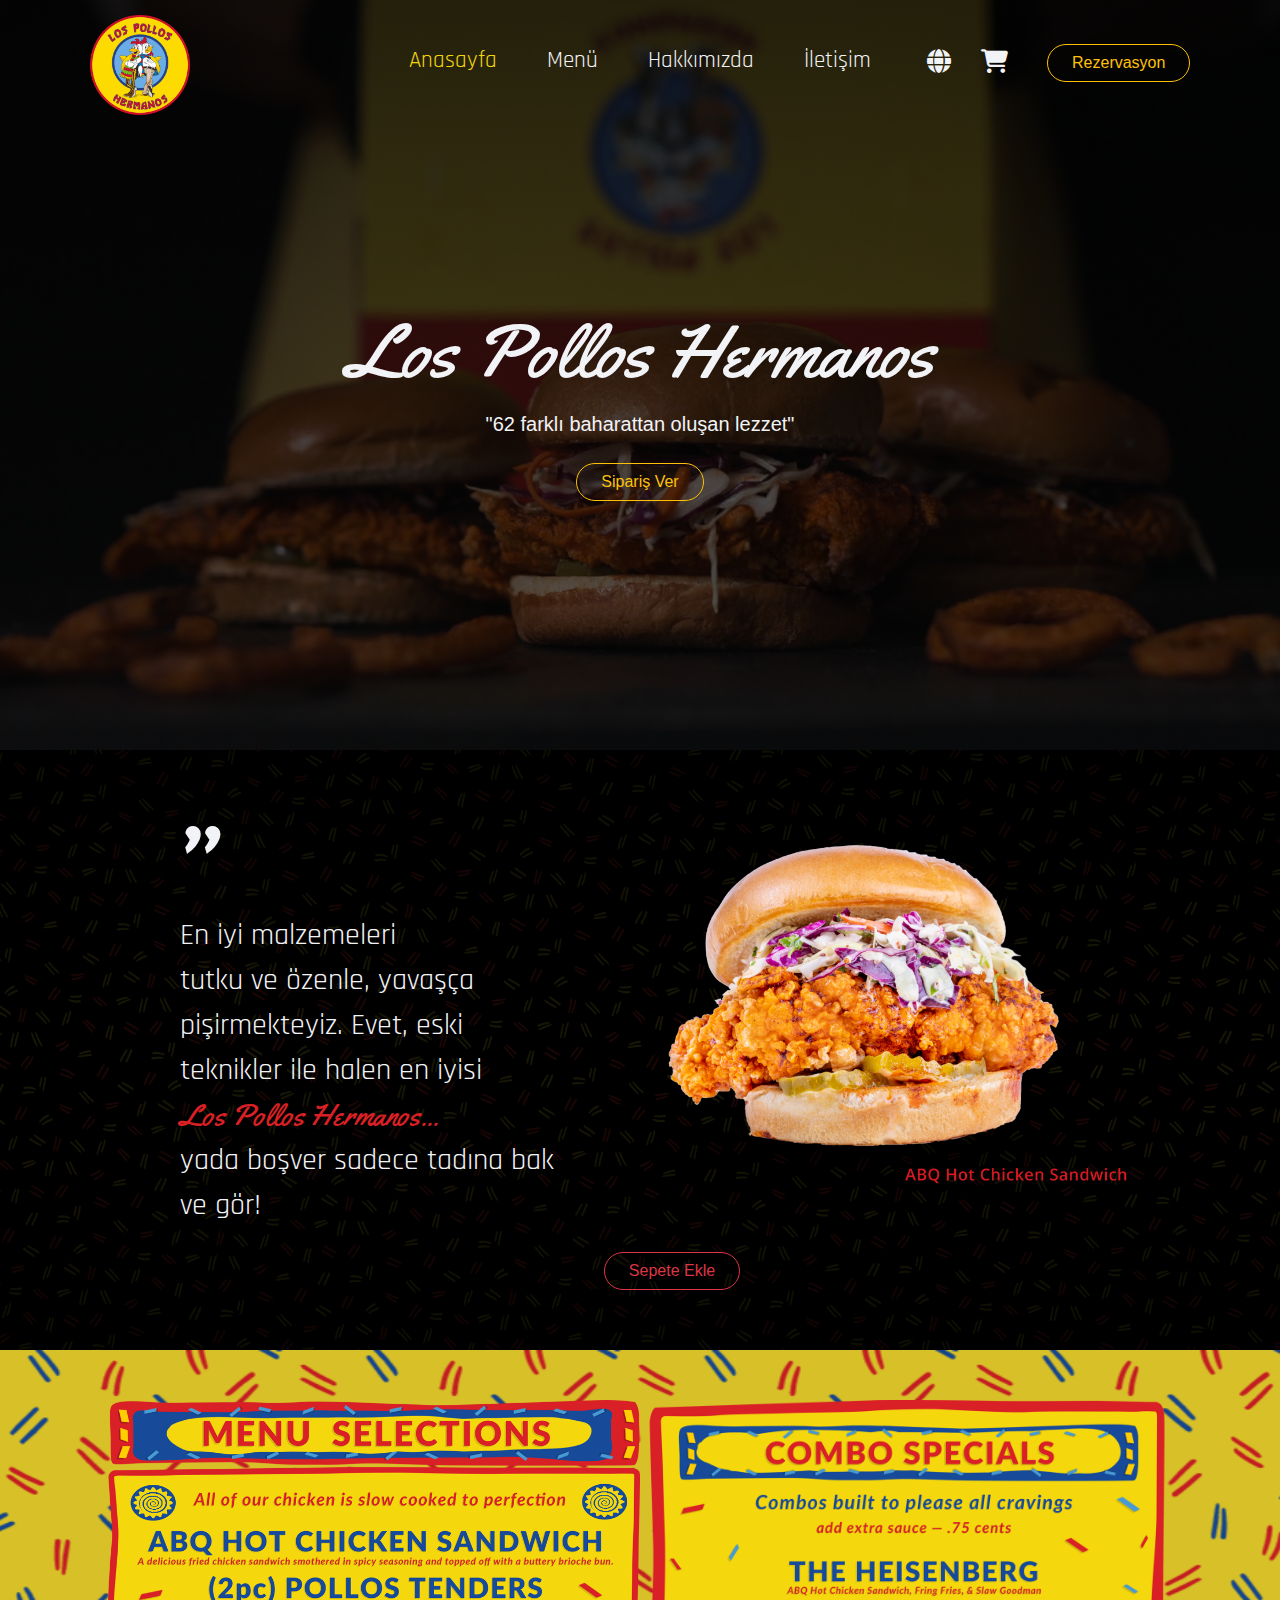
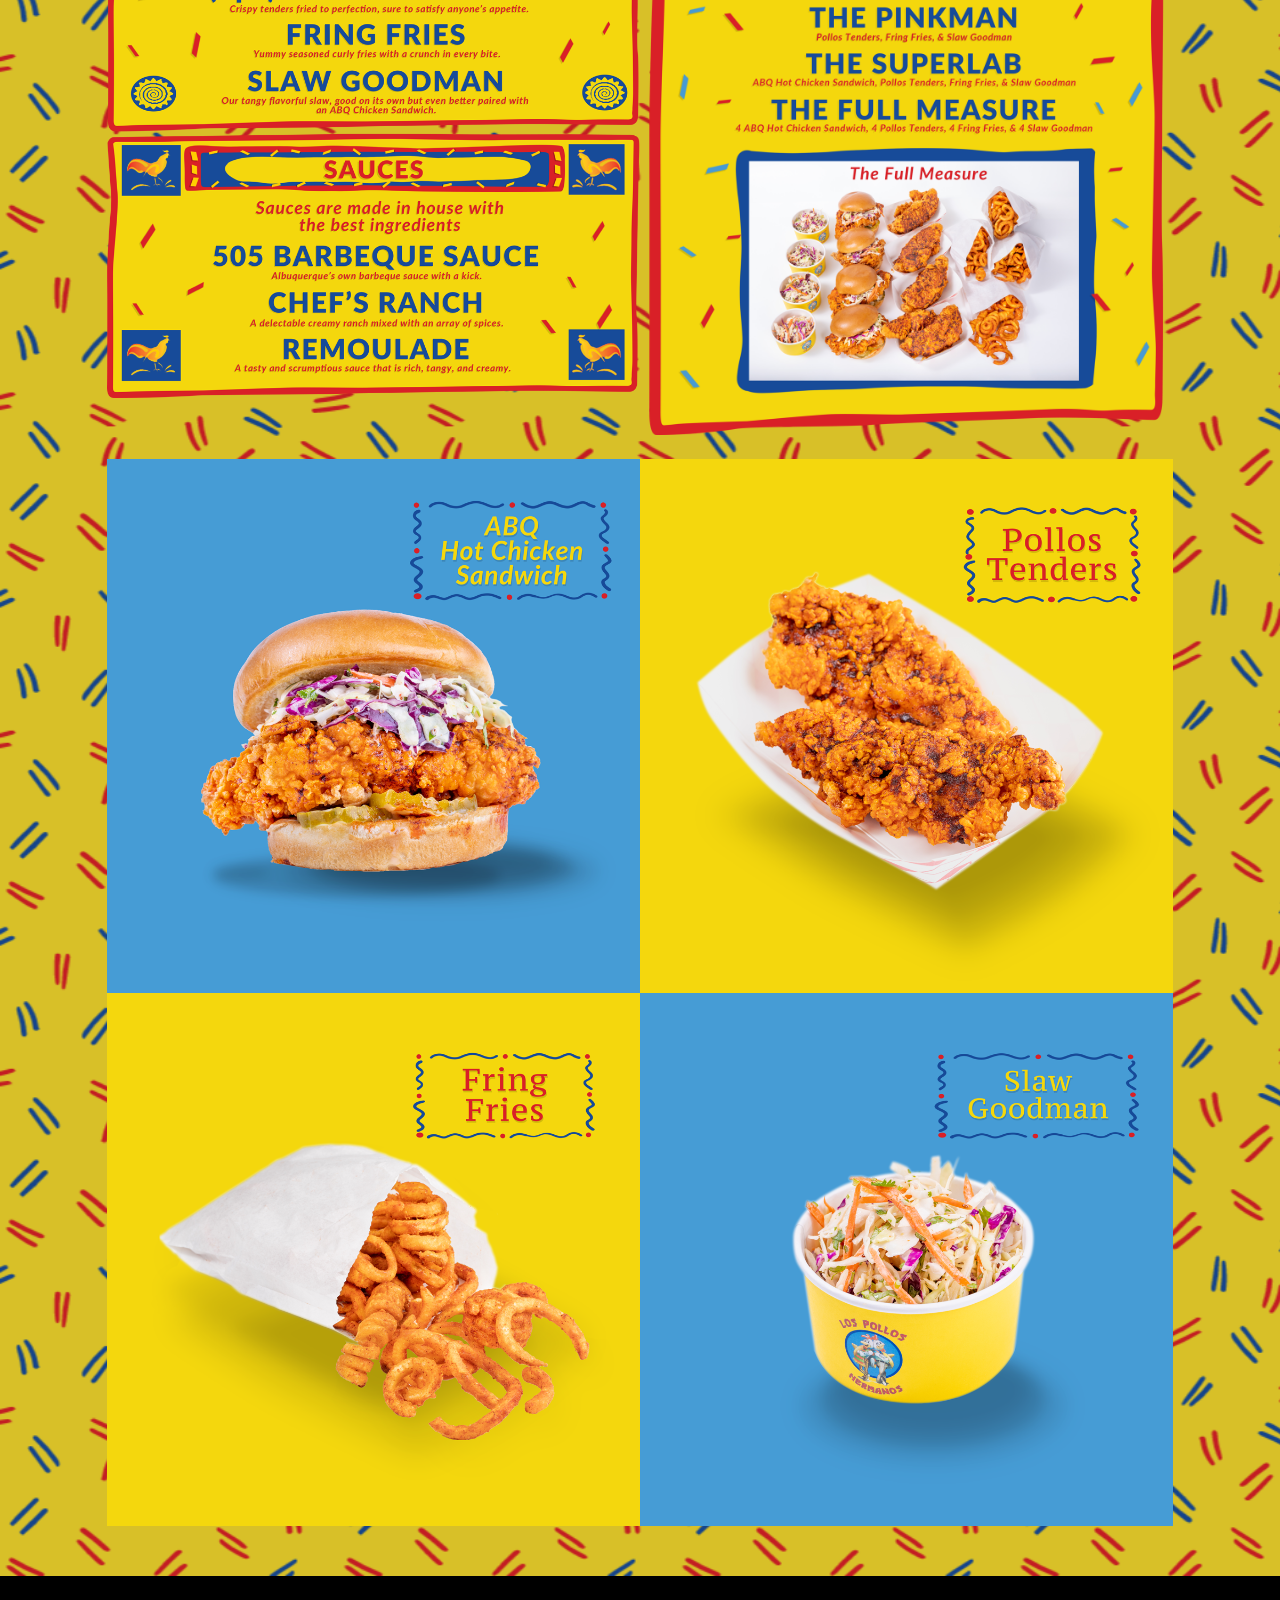
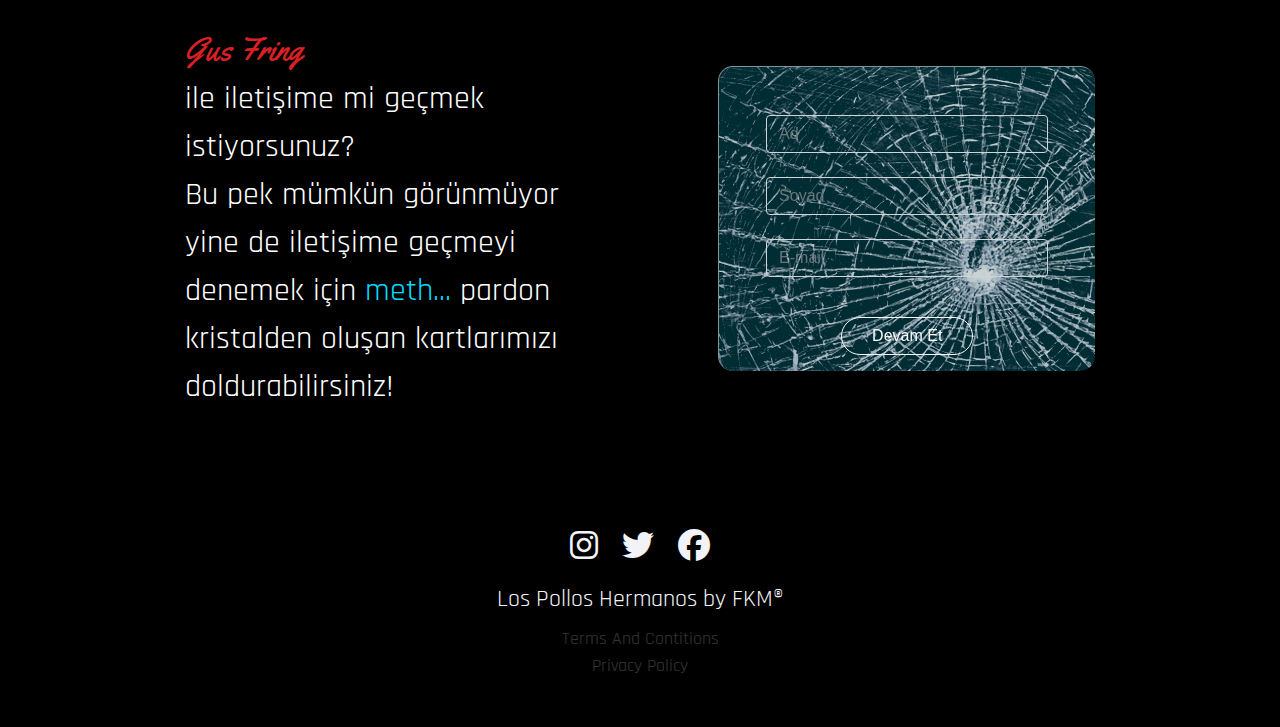
<file: index.html>
<!DOCTYPE html>
<html lang="en">
<head>
    <meta charset="UTF-8">
    <meta http-equiv="X-UA-Compatible" content="IE=edge">
    <meta name="viewport" content="width=device-width, initial-scale=1.0">
    <title>Los Pollos Hermanos</title>
    <link rel="stylesheet" href="style.css">

    <link rel="stylesheet" href="https://cdn.jsdelivr.net/npm/bootstrap@4.3.1/dist/css/bootstrap.min.css" integrity="sha384-ggOyR0iXCbMQv3Xipma34MD+dH/1fQ784/j6cY/iJTQUOhcWr7x9JvoRxT2MZw1T" crossorigin="anonymous">

    <link rel="preconnect" href="https://fonts.googleapis.com">
    <link rel="preconnect" href="https://fonts.gstatic.com" crossorigin>
    <link href="https://fonts.googleapis.com/css2?family=Rajdhani:wght@300&display=swap" rel="stylesheet">

    <link rel="stylesheet" href="https://cdnjs.cloudflare.com/ajax/libs/font-awesome/6.1.1/css/all.min.css">

    <link rel="preconnect" href="https://fonts.googleapis.com">
    <link rel="preconnect" href="https://fonts.gstatic.com" crossorigin>
    <link href="https://fonts.googleapis.com/css2?family=Yellowtail&display=swap" rel="stylesheet">

    <link rel="preconnect" href="https://fonts.googleapis.com">
    <link rel="preconnect" href="https://fonts.gstatic.com" crossorigin>
    <link href="https://fonts.googleapis.com/css2?family=Secular+One&display=swap" rel="stylesheet">

    <link rel="preconnect" href="https://fonts.googleapis.com">
    <link rel="preconnect" href="https://fonts.gstatic.com" crossorigin>
    <link href="https://fonts.googleapis.com/css2?family=Dosis:wght@600&display=swap" rel="stylesheet">

    <link rel="stylesheet" href="pl.css">
</head>
<body>
    <div id="preLoader" class="screen">
        <div class="plLPH">Los Pollos Hermanos</div>
        <span class="loader">
            <span class="loader-inner"></span>
        </span>
    </div>
    <header>
        <div class="header-1">
            <div class="myNav">
                <div class="myNavLeft col-md-3">
                    <img src="logo.png" class="logo" alt="">
                </div>
                <div class="myNavMid col-md-6">
                    <div class="myNavItem act">Anasayfa</div>
                    <div class="myNavItem">Menü</div>
                    <a href="hakkimizda.html"><div class="myNavItem">Hakkımızda</div></a>
                    <div class="myNavItem">İletişim</div>
                </div>
                <div class="myNavRight col-md-3">
                    <div>
                        <a href="KullaniciGiris.html"><i class="fa-solid fa-globe icons"></i></a>
                    </div>
                    <div>
                        <i class="fa-solid fa-cart-shopping icons"></i>
                    </div>
                    <div>
                        <button type="button" class="btn btn-outline-warning ml-4 btnGirisYap px-4">Rezervasyon</button>
                    </div>
                </div>
                <i id="menuToggle" onclick="openMenuToggle()" class="fa-solid fa-bars my-auto"></i>
            </div>
            <div class="resimIcerik text-center">
                <div class="baslik">
                    Los Pollos Hermanos
                </div>
                <div class="lead">
                    "62 farklı baharattan oluşan lezzet"
                </div>
                <div>
                    <button type="button" class="btn btn-outline-warning btnGirisYap mt-4 px-4">Sipariş Ver</button>
                </div>
            </div>
        </div>
    </header>
    <section class="section-2">
        <div class="aciklamaIcerik row">
            <div class="col-md-4 aciklamaText">
                <div class="tirnak">"</div>
                <div>En  iyi  malzemeleri</div> tutku ve özenle, yavaşça pişirmekteyiz. Evet, eski teknikler ile halen en  iyisi 
                <div id="AciklamaLph">Los Pollos Hermanos...</div>
                yada boşver sadece tadına bak ve                                    
                gör!
            </div>
            <div class="col-md-6 aciklamaResim">
                <img src="abqburger.png" alt="">
            </div>
        </div>   
        <div class="text-center">
            <button type="button" class="btn btn-outline-danger btnGirisYap mt-4 px-4">Sepete Ekle</button>
        </div> 
    </section>

    <section class="section-3">
        <div class="sc3baslik text-center">
        </div>
        <div class="row specialUrunler">
            <div class="col-md-5 specialUrun">
                <img src="menu-board-left.png" alt="">
            </div>
            <div class="pb-4 col-md-5 specialUrun">
                <img src="menu-board-right.png" alt="">
            </div>
            <div class="col-md-5 specialUrun">
                <img src="abq-sandwich-menu.png" alt="">
                <div class="overlay">
                    <div class="specialUrunAciklama">"Baharatlarla süslenmiş ve üzeri tereyağlı ekmek ile örtülmüş lezzetli kızarmış tavuklu sandviç."</div>
                    <button type="button" class="btn btn-danger btnGirisYap mt-4 px-4">Sepete Ekle</button>
                </div>
            </div>
            <div class="col-md-5 specialUrun">
                <img src="pollos-tenders-menu.png" alt="">
                <div class="overlay">Yakında</div>
            </div>            
            <div class="col-md-5 specialUrun">
                <img src="Fring-Fries-menu.png" alt="">
                <div class="overlay">Yakında</div>
            </div>            
            <div class="col-md-5 specialUrun">
                <img src="slaw-goodman-menu.png" alt="">
                <div class="overlay">Yakında</div>
            </div>
        </div>
    </section>

    <section class="section-4">
        <div class="iletisim row">
            <div class="col-md-5">
                <div class="iletisimAciklama mx-auto my-auto">
                    <span id="textGF">Gus Fring</span><br> ile iletişime mi geçmek istiyorsunuz?<br>
                    Bu pek mümkün görünmüyor <br>  
                    yine de iletişime geçmeyi denemek için <span id="textKristal">meth...</span> pardon kristalden
                    oluşan kartlarımızı doldurabilirsiniz! 
                </div>
            </div>
            <div class="col-md-5">
                <div data-tilt data-tilt-glare class="kristalCard mx-auto">
                    <img src="kirikcam.png" alt="">
                    <form action="" method="" class="text-center">
                        <input type="text" placeholder="Ad" class="inputText w-75 mt-5 mx-auto form-control"><br>
                        <input type="text" placeholder="Soyad" class="inputText w-75 mx-auto form-control"><br>
                        <input type="email" placeholder="E-mail" class="inputText w-75 mx-auto form-control"><br>
                        <input type="submit" class="my-3 btn btn-outline-light" value="Devam Et">
                    </form>
                </div>
            </div>
    </div>
        
    </section>

    <footer class="py-5">
        <div class="social">
            <i class="fa-brands fa-instagram"></i>
            <i class="fa-brands fa-twitter"></i>
            <i class="fa-brands fa-facebook"></i>
        </div>
        <div id="footerLPH" onmouseleave="setOriginalText()" onmouseenter="setText()" class="footerAciklama" data-hover="I won Skyler!">
            Los Pollos Hermanos by FKM&#174;
        </div>
        <div class="pt-2 footerSartlar">
            Terms And Contitions
        </div>
        <div class="footerSartlar">
            Privacy Policy
        </div>
    </footer>

    <script>
        addEventListener('load', (event) => {
            let preloader = document.getElementById("preLoader");
            preloader.style.display = "none";
        });
    </script>

    <script>
        function setText(){
            document.getElementById('footerLPH').innerHTML='"I won skyler!"';
        }
        function setOriginalText(){
            document.getElementById('footerLPH').innerHTML='Los Pollos Hermanos by FKM&#174;';
        }
    </script>

    <script>
        VanillaTilt.init(document.querySelectorAll(".kristalCard"),{
            max: 25,
            speed: 400,
            glare:true,
            "max-glare":1,
        });
    </script>

    <script type="text/javascript" src="vanilla-tilt.js"></script>

    <script src="https://code.jquery.com/jquery-3.3.1.slim.min.js" integrity="sha384-q8i/X+965DzO0rT7abK41JStQIAqVgRVzpbzo5smXKp4YfRvH+8abtTE1Pi6jizo" crossorigin="anonymous"></script>
    <script src="https://cdn.jsdelivr.net/npm/popper.js@1.14.7/dist/umd/popper.min.js" integrity="sha384-UO2eT0CpHqdSJQ6hJty5KVphtPhzWj9WO1clHTMGa3JDZwrnQq4sF86dIHNDz0W1" crossorigin="anonymous"></script>
    <script src="https://cdn.jsdelivr.net/npm/bootstrap@4.3.1/dist/js/bootstrap.min.js" integrity="sha384-JjSmVgyd0p3pXB1rRibZUAYoIIy6OrQ6VrjIEaFf/nJGzIxFDsf4x0xIM+B07jRM" crossorigin="anonymous"></script>
</body>
</html>
</file>
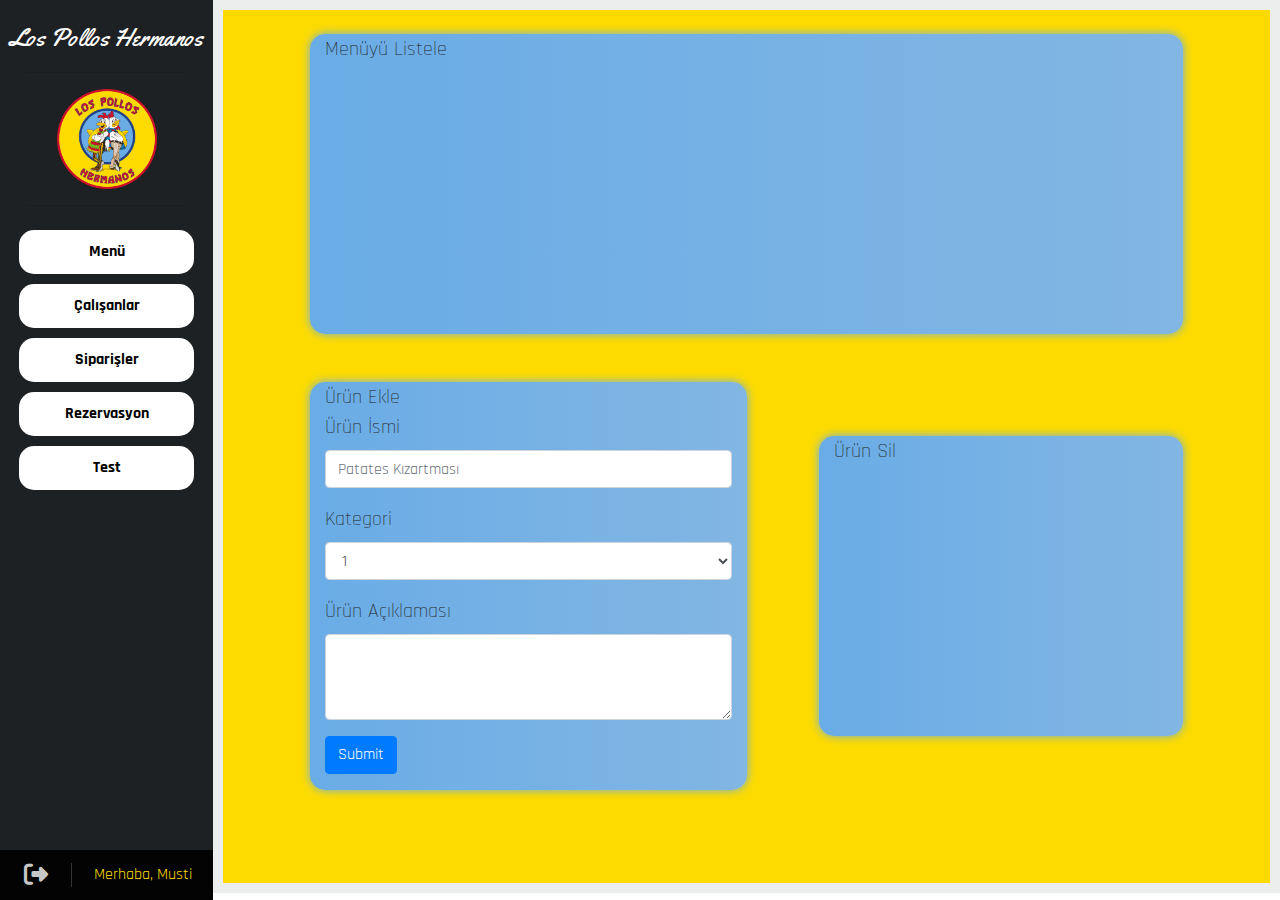
<file: adminPage.html>
<!DOCTYPE html>
<html lang="en">
<head>
    <meta charset="UTF-8">
    <meta http-equiv="X-UA-Compatible" content="IE=edge">
    <meta name="viewport" content="width=device-width, initial-scale=1.0">
    <title>Document</title>
    <link rel="stylesheet" href="adminPageStyle.css">
    <link rel="stylesheet" href="https://cdn.jsdelivr.net/npm/bootstrap@4.3.1/dist/css/bootstrap.min.css" integrity="sha384-ggOyR0iXCbMQv3Xipma34MD+dH/1fQ784/j6cY/iJTQUOhcWr7x9JvoRxT2MZw1T" crossorigin="anonymous">

    <link rel="preconnect" href="https://fonts.googleapis.com">
    <link rel="preconnect" href="https://fonts.gstatic.com" crossorigin>
    <link href="https://fonts.googleapis.com/css2?family=Yellowtail&display=swap" rel="stylesheet">

    <link rel="preconnect" href="https://fonts.googleapis.com">
    <link rel="preconnect" href="https://fonts.gstatic.com" crossorigin>
    <link href="https://fonts.googleapis.com/css2?family=Rajdhani:wght@300&display=swap" rel="stylesheet">

    <link rel="stylesheet" href="https://cdnjs.cloudflare.com/ajax/libs/font-awesome/6.1.1/css/all.min.css">

</head>
<body>

    <div class="row">
        <div class="col-md-2 solTaraf text-center">
            <div class="solTarafBaslik">
                Los Pollos Hermanos
            </div>
            <hr class="w-75 mx-auto">
            <div class="">
                <a href="index.html">
                    <img class="logo" src="logo.png" alt="">
                </a>
            </div>
            <hr class="w-75 mx-auto">
            <div class="mt-4 menu col-md-11 mx-auto">
                <div class="menuBaslik">
                    Menü
                </div>
                <div class="menuBaslik">
                    Çalışanlar
                </div>                        
                <div class="menuBaslik">
                    Siparişler
                </div>            
                <div class="menuBaslik">
                    Rezervasyon
                </div>
                <div class="menuBaslik">
                    Test
                </div>
            </div>
            <div class="kullaniciBilgileri">
                <div class="cikis col-md-4">
                    <i class="ikonCikis fa-solid fa-right-from-bracket"></i>                
                </div>
                <div class="isimMerhaba col-md-8">
                    Merhaba, Musti               
                </div>
            </div>
        </div>
        <div class="col-md-10">
            <iframe class="pencere" src="menu.html" frameborder="0"></iframe>
        </div>
    </div>
</body>
</html>
</file>
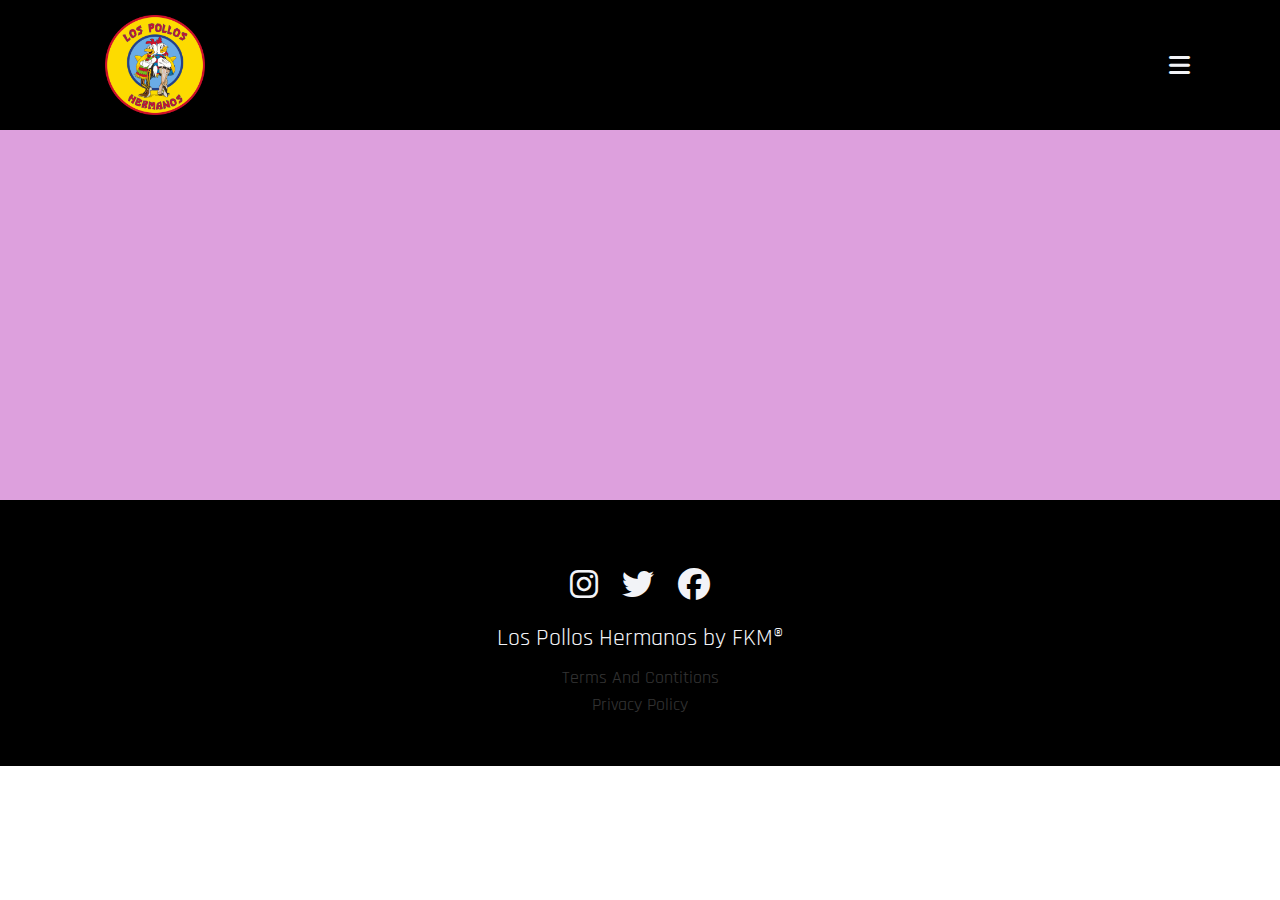
<file: hakkimizda.html>
<!DOCTYPE html>
<html lang="en">
<head>
    <meta charset="UTF-8">
    <meta http-equiv="X-UA-Compatible" content="IE=edge">
    <meta name="viewport" content="width=device-width, initial-scale=1.0">
    <link rel="stylesheet" href="styleHakkimizda.css">

    <link rel="stylesheet" href="https://cdn.jsdelivr.net/npm/bootstrap@4.3.1/dist/css/bootstrap.min.css" integrity="sha384-ggOyR0iXCbMQv3Xipma34MD+dH/1fQ784/j6cY/iJTQUOhcWr7x9JvoRxT2MZw1T" crossorigin="anonymous">

    <link rel="preconnect" href="https://fonts.googleapis.com">
    <link rel="preconnect" href="https://fonts.gstatic.com" crossorigin>
    <link href="https://fonts.googleapis.com/css2?family=Rajdhani:wght@300&display=swap" rel="stylesheet">

    <link rel="stylesheet" href="https://cdnjs.cloudflare.com/ajax/libs/font-awesome/6.1.1/css/all.min.css">

    <link rel="preconnect" href="https://fonts.googleapis.com">
    <link rel="preconnect" href="https://fonts.gstatic.com" crossorigin>
    <link href="https://fonts.googleapis.com/css2?family=Yellowtail&display=swap" rel="stylesheet">

    <link rel="preconnect" href="https://fonts.googleapis.com">
    <link rel="preconnect" href="https://fonts.gstatic.com" crossorigin>
    <link href="https://fonts.googleapis.com/css2?family=Secular+One&display=swap" rel="stylesheet">    
    <title>Document</title>
</head>
<body>
    <div class="myNav">
        <div class="myNavLeft col-md-3">
            <img src="logo.png" class="logo" alt="">
        </div>
        <div class="myNavMid col-md-6">
            <a href="index.html"><div class="myNavItem">Anasayfa</div></a>
            <div class="myNavItem">Menü</div>
            <div class="myNavItem act">Hakkımızda</div>
            <div class="myNavItem">İletişim</div>
        </div>
        <div class="myNavRight col-md-3">
            <div>
                <i class="fa-solid fa-user icons"></i>
            </div>
            <div>
                <i class="fa-solid fa-cart-shopping icons"></i>
            </div>
            <div>
                <button type="button" class="btn btn-outline-warning ml-4 btnGirisYap px-4">Giriş Yap</button>
            </div>
        </div>
        <i id="menuToggle" onclick="openMenuToggle()" class="fa-solid fa-bars my-auto"></i>
    </div>

    <section class="section-2">

    </section>

    <footer class="py-5">
        <div class="social">
            <i class="fa-brands fa-instagram"></i>
            <i class="fa-brands fa-twitter"></i>
            <i class="fa-brands fa-facebook"></i>
        </div>
        <div id="footerLPH" onmouseleave="setOriginalText()" onmouseenter="setText()" class="footerAciklama" data-hover="I won Skyler!">
            Los Pollos Hermanos by FKM&#174;
        </div>
        <div class="pt-2 footerSartlar">
            Terms And Contitions
        </div>
        <div class="footerSartlar">
            Privacy Policy
        </div>
    </footer>

    <script>
        function setText(){
            document.getElementById('footerLPH').innerHTML='"I won skyler!"';
        }
        function setOriginalText(){
            document.getElementById('footerLPH').innerHTML='Los Pollos Hermanos by FKM&#174;';
        }
    </script>

    <script src="https://code.jquery.com/jquery-3.3.1.slim.min.js" integrity="sha384-q8i/X+965DzO0rT7abK41JStQIAqVgRVzpbzo5smXKp4YfRvH+8abtTE1Pi6jizo" crossorigin="anonymous"></script>
    <script src="https://cdn.jsdelivr.net/npm/popper.js@1.14.7/dist/umd/popper.min.js" integrity="sha384-UO2eT0CpHqdSJQ6hJty5KVphtPhzWj9WO1clHTMGa3JDZwrnQq4sF86dIHNDz0W1" crossorigin="anonymous"></script>
    <script src="https://cdn.jsdelivr.net/npm/bootstrap@4.3.1/dist/js/bootstrap.min.js" integrity="sha384-JjSmVgyd0p3pXB1rRibZUAYoIIy6OrQ6VrjIEaFf/nJGzIxFDsf4x0xIM+B07jRM" crossorigin="anonymous"></script>

</body>
</html>
</file>
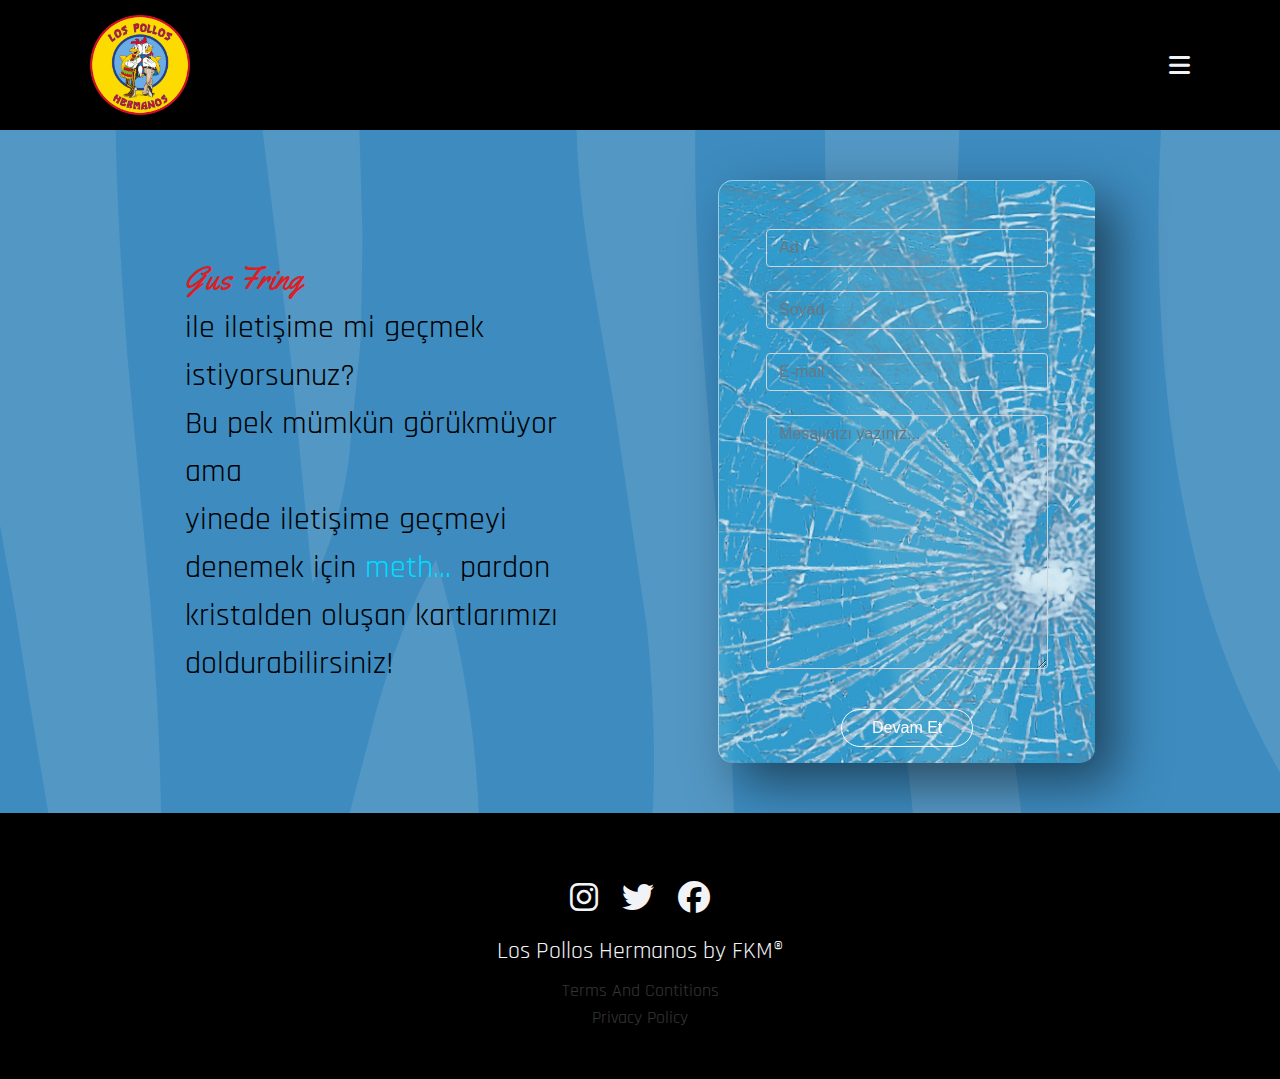
<file: iletisim.html>
<!DOCTYPE html>
<html lang="en">
<head>
    <meta charset="UTF-8">
    <meta http-equiv="X-UA-Compatible" content="IE=edge">
    <meta name="viewport" content="width=device-width, initial-scale=1.0">
    <link rel="stylesheet" href="styleiletisim.css">

    <link rel="stylesheet" href="https://cdn.jsdelivr.net/npm/bootstrap@4.3.1/dist/css/bootstrap.min.css" integrity="sha384-ggOyR0iXCbMQv3Xipma34MD+dH/1fQ784/j6cY/iJTQUOhcWr7x9JvoRxT2MZw1T" crossorigin="anonymous">

    <link rel="preconnect" href="https://fonts.googleapis.com">
    <link rel="preconnect" href="https://fonts.gstatic.com" crossorigin>
    <link href="https://fonts.googleapis.com/css2?family=Rajdhani:wght@300&display=swap" rel="stylesheet">

    <link rel="stylesheet" href="https://cdnjs.cloudflare.com/ajax/libs/font-awesome/6.1.1/css/all.min.css">

    <link rel="preconnect" href="https://fonts.googleapis.com">
    <link rel="preconnect" href="https://fonts.gstatic.com" crossorigin>
    <link href="https://fonts.googleapis.com/css2?family=Yellowtail&display=swap" rel="stylesheet">

    <link rel="preconnect" href="https://fonts.googleapis.com">
    <link rel="preconnect" href="https://fonts.gstatic.com" crossorigin>
    <link href="https://fonts.googleapis.com/css2?family=Secular+One&display=swap" rel="stylesheet">    
    <title>Document</title>
</head>
<body>
    <div class="myNav">
        <div class="myNavLeft col-md-3">
            <img src="logo.png" class="logo" alt="">
        </div>
        <div class="myNavMid col-md-6">
            <a href="index.html"><div class="myNavItem">Anasayfa</div></a>
            <div class="myNavItem">Menü</div>
            <div class="myNavItem">Hakkımızda</div>
            <div class="myNavItem act">İletişim</div>
        </div>
        <div class="myNavRight col-md-3">
            <div>
                <i class="fa-solid fa-user icons"></i>
            </div>
            <div>
                <i class="fa-solid fa-cart-shopping icons"></i>
            </div>
            <div>
                <button type="button" class="btn btn-outline-warning ml-4 btnGirisYap px-4">Giriş Yap</button>
            </div>
        </div>
        <i id="menuToggle" onclick="openMenuToggle()" class="fa-solid fa-bars my-auto"></i>
    </div>

    <section class="section-2">
        <div class="iletisim row">
            <div class="col-md-5">
                <div class="iletisimAciklama mx-auto my-auto">
                    <span id="textGF">Gus Fring</span><br> ile iletişime mi geçmek istiyorsunuz?<br>
                    Bu pek mümkün görükmüyor ama <br>  
                    yinede iletişime geçmeyi denemek için <span id="textKristal">meth...</span> pardon kristalden
                    oluşan kartlarımızı doldurabilirsiniz! 
                </div>
            </div>
            <div class="col-md-5">
                <div data-tilt data-tilt-glare class="kristalCard mx-auto">
                    <img src="kirikcam.png" alt="">
                    <form action="" method="" class="text-center">
                        <input type="text" placeholder="Ad" class="inputText w-75 mt-5 mx-auto form-control"><br>
                        <input type="text" placeholder="Soyad" class="inputText w-75 mx-auto form-control"><br>
                        <input type="email" placeholder="E-mail" class="inputText w-75 mx-auto form-control"><br>
                        <textarea name="" id="" placeholder="Mesajınızı yazınız..." class="inputText w-75 mx-auto form-control" cols="30" rows="10"></textarea><br>
                        <input type="submit" class="my-3 btn btn-outline-light" value="Devam Et">
                    </form>
                </div>
            </div>
    </section>

    <footer class="py-5">
        <div class="social">
            <i class="fa-brands fa-instagram"></i>
            <i class="fa-brands fa-twitter"></i>
            <i class="fa-brands fa-facebook"></i>
        </div>
        <div id="footerLPH" onmouseleave="setOriginalText()" onmouseenter="setText()" class="footerAciklama" data-hover="I won Skyler!">
            Los Pollos Hermanos by FKM&#174;
        </div>
        <div class="pt-2 footerSartlar">
            Terms And Contitions
        </div>
        <div class="footerSartlar">
            Privacy Policy
        </div>
    </footer>

    <script>
        function setText(){
            document.getElementById('footerLPH').innerHTML='"I won skyler!"';
        }
        function setOriginalText(){
            document.getElementById('footerLPH').innerHTML='Los Pollos Hermanos by FKM&#174;';
        }
    </script>

    <script>
        VanillaTilt.init(document.querySelectorAll(".kristalCard"),{
            max: 25,
            speed: 400,
            glare:true,
            "max-glare":1,
        });
    </script>

    <script src="https://code.jquery.com/jquery-3.3.1.slim.min.js" integrity="sha384-q8i/X+965DzO0rT7abK41JStQIAqVgRVzpbzo5smXKp4YfRvH+8abtTE1Pi6jizo" crossorigin="anonymous"></script>
    <script src="https://cdn.jsdelivr.net/npm/popper.js@1.14.7/dist/umd/popper.min.js" integrity="sha384-UO2eT0CpHqdSJQ6hJty5KVphtPhzWj9WO1clHTMGa3JDZwrnQq4sF86dIHNDz0W1" crossorigin="anonymous"></script>
    <script src="https://cdn.jsdelivr.net/npm/bootstrap@4.3.1/dist/js/bootstrap.min.js" integrity="sha384-JjSmVgyd0p3pXB1rRibZUAYoIIy6OrQ6VrjIEaFf/nJGzIxFDsf4x0xIM+B07jRM" crossorigin="anonymous"></script>

</body>
</html>
</file>
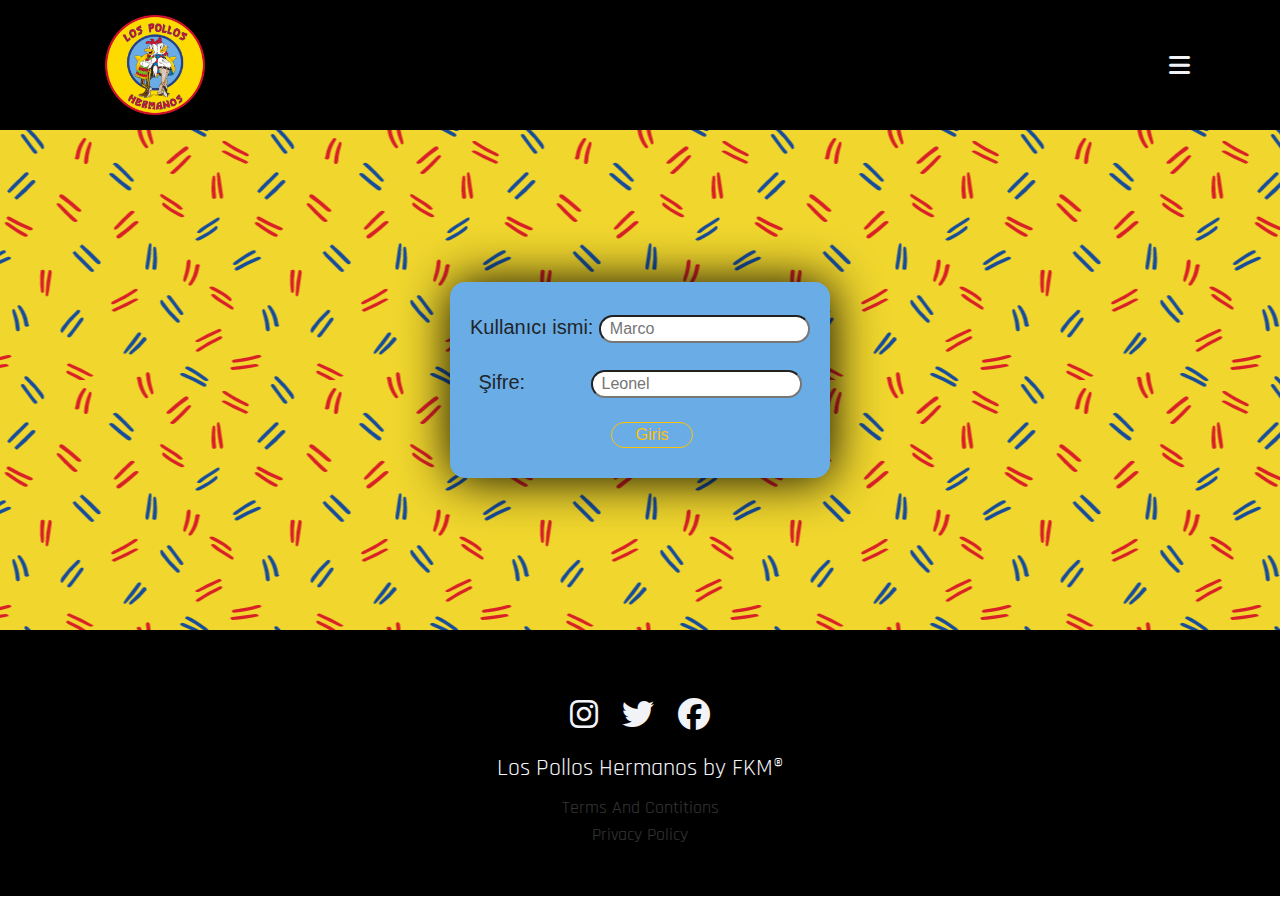
<file: KullaniciGiris.html>
<!DOCTYPE html>
<html lang="en">
<head>
    <meta charset="UTF-8">
    <meta http-equiv="X-UA-Compatible" content="IE=edge">
    <meta name="viewport" content="width=device-width, initial-scale=1.0">
    <link rel="stylesheet" href="KullaniciGiris.css">

    <link rel="stylesheet" href="https://cdn.jsdelivr.net/npm/bootstrap@4.3.1/dist/css/bootstrap.min.css" integrity="sha384-ggOyR0iXCbMQv3Xipma34MD+dH/1fQ784/j6cY/iJTQUOhcWr7x9JvoRxT2MZw1T" crossorigin="anonymous">

    <link rel="preconnect" href="https://fonts.googleapis.com">
    <link rel="preconnect" href="https://fonts.gstatic.com" crossorigin>
    <link href="https://fonts.googleapis.com/css2?family=Rajdhani:wght@300&display=swap" rel="stylesheet">

    <link rel="stylesheet" href="https://cdnjs.cloudflare.com/ajax/libs/font-awesome/6.1.1/css/all.min.css">

    <link rel="preconnect" href="https://fonts.googleapis.com">
    <link rel="preconnect" href="https://fonts.gstatic.com" crossorigin>
    <link href="https://fonts.googleapis.com/css2?family=Yellowtail&display=swap" rel="stylesheet">

    <link rel="preconnect" href="https://fonts.googleapis.com">
    <link rel="preconnect" href="https://fonts.gstatic.com" crossorigin>
    <link href="https://fonts.googleapis.com/css2?family=Secular+One&display=swap" rel="stylesheet">    
    <title>Document</title>
</head>
<body>
    
    <div class="myNav">
        <div class="myNavLeft col-md-3">
            <img src="logo.png" class="logo" alt="">
        </div>
        <div class="myNavMid col-md-6">
            <a href="index.html"><div class="myNavItem">Anasayfa</div></a>
            <div class="myNavItem">Menü</div>
            <a href="hakkimizda.html"><div class="myNavItem act">Hakkımızda</div></a>
            <div class="myNavItem">İletişim</div>
        </div>
        <div class="myNavRight col-md-3">
            <div>
                <i id="myBtn" class="fa-solid fa-user icons"></i>
            </div>
            <div>
                <i class="fa-solid fa-cart-shopping icons"></i>
            </div>
            <div>
                <button type="button" class="btn btn-outline-warning ml-4 btnGirisYap px-4" href="KullaniciGiris.html">Giriş Yap</button>
            </div>
        </div>
        <i id="menuToggle" onclick="openMenuToggle()" class="fa-solid fa-bars my-auto"></i>
    
    </div>
    
    </div>
    

    <section class="section-2" >
            <div class="arkaplanKullanici text-center">
                <form action="" method="GET"> 
                    <span class="lead">Kullanıcı ismi: </span><input type="text" id="name" name="username" placeholder="  Marco"><br><br>
                    <span class="lead">Şifre: </span><input type="password" id="password" name="password" placeholder="  Leonel" style="margin-left: 60px; border-radius: 7px;"><br><br>
                    <input class="btn btn-outline-warning ml-4 btnGirisYap px-4" type="submit" id="login" value="Giris"> 
                </form>
            </div>
   </section>
    
    <script>
         function setText2(){
            document.getElementById('baslik').innerHTML='"Gustavo Fring"';
        }
        function setOriginalText2(){
            document.getElementById('baslik').innerHTML='ABOUT US';
        }
    </script>
   
    <footer class="py-5">
        <div class="social">
            <i class="fa-brands fa-instagram"></i>
            <i class="fa-brands fa-twitter"></i>
            <i class="fa-brands fa-facebook"></i>
        </div>
        <div id="footerLPH" onmouseleave="setOriginalText()" onmouseenter="setText()" class="footerAciklama" data-hover="I won Skyler!">
            Los Pollos Hermanos by FKM&#174;
        </div>
        <div class="pt-2 footerSartlar">
            Terms And Contitions
        </div>
        <div class="footerSartlar">
            Privacy Policy
        </div>
    </footer>

    <script>
        function setText(){
            document.getElementById('footerLPH').innerHTML='"I won skyler!"';
        }
        function setOriginalText(){
            document.getElementById('footerLPH').innerHTML='Los Pollos Hermanos by FKM&#174;';
        }
    </script>

    <script src="https://code.jquery.com/jquery-3.3.1.slim.min.js" integrity="sha384-q8i/X+965DzO0rT7abK41JStQIAqVgRVzpbzo5smXKp4YfRvH+8abtTE1Pi6jizo" crossorigin="anonymous"></script>
    <script src="https://cdn.jsdelivr.net/npm/popper.js@1.14.7/dist/umd/popper.min.js" integrity="sha384-UO2eT0CpHqdSJQ6hJty5KVphtPhzWj9WO1clHTMGa3JDZwrnQq4sF86dIHNDz0W1" crossorigin="anonymous"></script>
    <script src="https://cdn.jsdelivr.net/npm/bootstrap@4.3.1/dist/js/bootstrap.min.js" integrity="sha384-JjSmVgyd0p3pXB1rRibZUAYoIIy6OrQ6VrjIEaFf/nJGzIxFDsf4x0xIM+B07jRM" crossorigin="anonymous"></script>

</body>
</html>
</file>
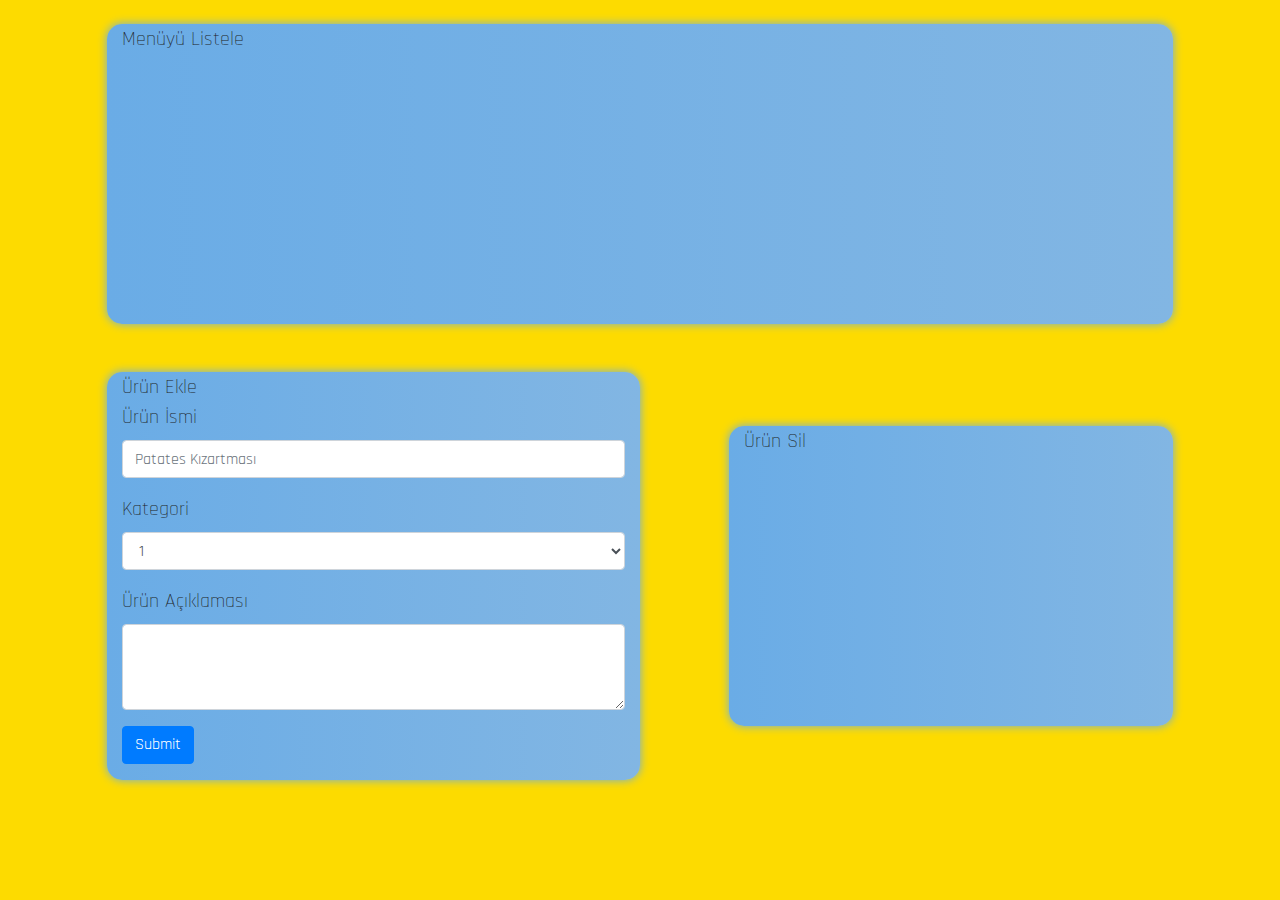
<file: menu.html>
<!DOCTYPE html>
<html lang="en">
<head>
    <meta charset="UTF-8">
    <meta http-equiv="X-UA-Compatible" content="IE=edge">
    <meta name="viewport" content="width=device-width, initial-scale=1.0">
    <title>Document</title>

    <link rel="stylesheet" href="menuStyle.css">

    <link rel="preconnect" href="https://fonts.googleapis.com">
    <link rel="preconnect" href="https://fonts.gstatic.com" crossorigin>
    <link href="https://fonts.googleapis.com/css2?family=Rajdhani:wght@300&display=swap" rel="stylesheet">

    <link rel="stylesheet" href="https://cdn.jsdelivr.net/npm/bootstrap@4.3.1/dist/css/bootstrap.min.css" integrity="sha384-ggOyR0iXCbMQv3Xipma34MD+dH/1fQ784/j6cY/iJTQUOhcWr7x9JvoRxT2MZw1T" crossorigin="anonymous">

</head>
<body>
    <div id="Listeleme" class="sectionListeleme col-md-10 mx-auto pb-4">
        <div class="col-md-3 lead mt-4">
            Menüyü Listele
        </div>
        <div class="col-md-12">

        </div>
    </div>
    <div class="sectionUrun col-md-10 row mt-5 mx-auto">
        <div class="col-md-6 sectionUrunEkle lead">
            Ürün Ekle
            <div>
                <form>
                    <div class="form-group">
                      <label for="exampleFormControlInput1">Ürün İsmi</label>
                      <input type="email" class="form-control" id="exampleFormControlInput1" placeholder="Patates Kızartması">
                    </div>
                    <div class="form-group">
                      <label for="exampleFormControlSelect1">Kategori</label>
                      <select class="form-control" id="exampleFormControlSelect1">
                        <option>1</option>
                        <option>2</option>
                        <option>3</option>
                        <option>4</option>
                        <option>5</option>
                      </select>
                    </div>
                    <div class="form-group">
                      <label for="exampleFormControlTextarea1">Ürün Açıklaması</label>
                      <textarea class="form-control" id="exampleFormControlTextarea1" rows="3"></textarea>
                    </div>
                    <button type="submit" class="btn btn-primary mb-3">Submit</button>
                  </form>
            </div>
        </div>
        <div class="col-md-5 sectionUrunSil lead">
            Ürün Sil
        </div>
    </div>
</body>
</html>
</file>
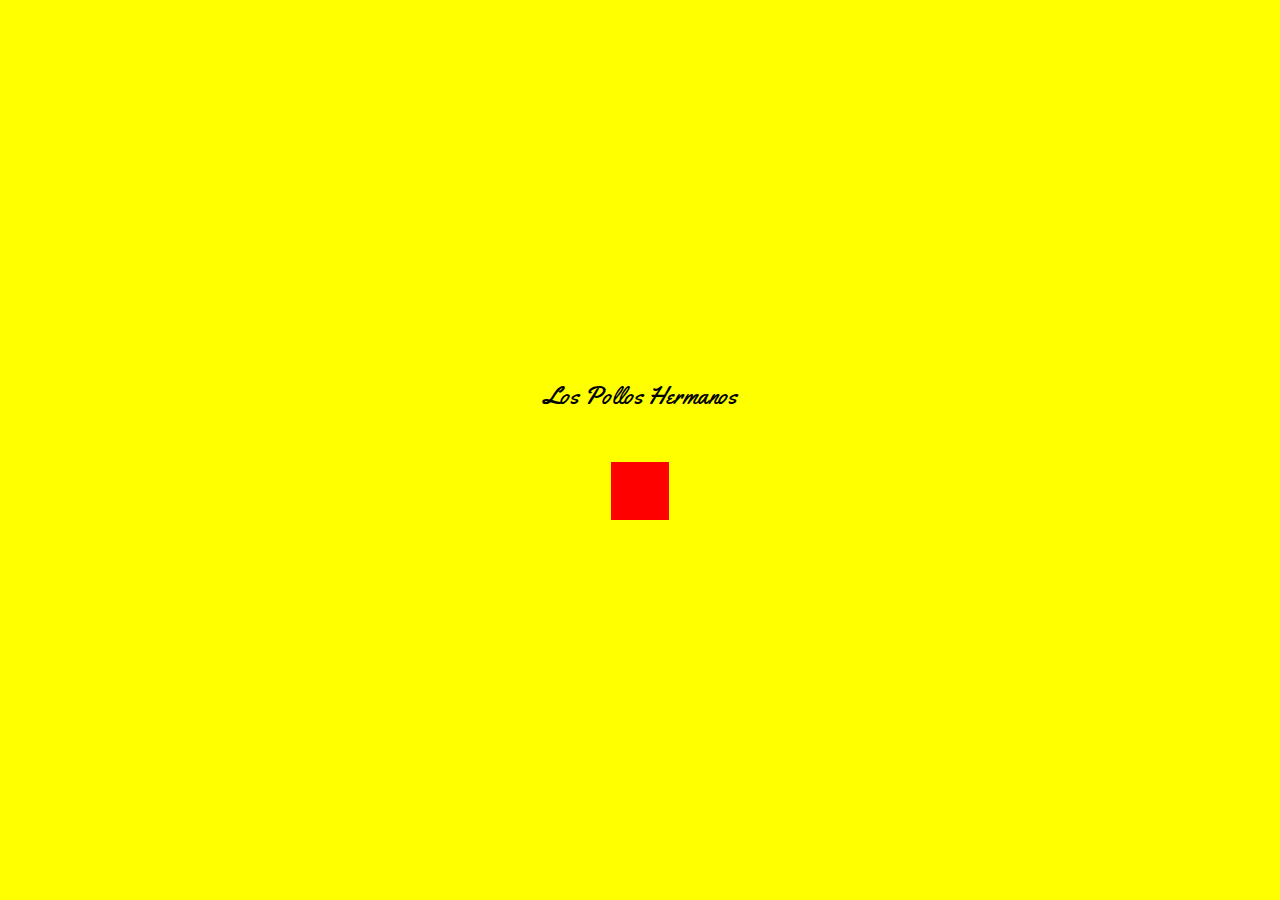
<file: pl.html>
<!DOCTYPE html>
<html lang="en">
<head>
    <meta charset="UTF-8">
    <meta http-equiv="X-UA-Compatible" content="IE=edge">
    <meta name="viewport" content="width=device-width, initial-scale=1.0">
    <title>Document</title>
    <link rel="stylesheet" href="pl.css">

    <link rel="preconnect" href="https://fonts.googleapis.com">
    <link rel="preconnect" href="https://fonts.gstatic.com" crossorigin>
    <link href="https://fonts.googleapis.com/css2?family=Yellowtail&display=swap" rel="stylesheet">
</head>
<body>
    <div class="screen">
        <div class="plLPH">Los Pollos Hermanos</div>
        <span class="loader">
            <span class="loader-inner"></span>
        </span>
    </div>
</body>
</html>
</file>
<file: style.css>
*{
    margin: 0;
    padding: 0;
}
a{
    text-decoration: none!important;
}
.logo{
    width: 100px;
    cursor: pointer;
}
.header-1{
    background-image:  linear-gradient(rgba(0,0,0,0.8),rgba(0,0,0,0.5)),url(resim.png);
    background-size: cover;
    height: 750px;
}
.myNav{
    display: flex;
    justify-content: space-between;
    align-items: flex-start;
    padding: 15px 7%;
}
.col-md-3{
    padding: 0!important;
    margin: 0!important;
}
.myNavMid{
    display: flex;
    padding: 29px 0px;
    justify-content: center;
}
.myNavRight{
    display: flex;
    justify-content: right;
    align-items:  center;
    padding: 29px 0px!important;
}
.myNavLeft{
    display: flex;
    justify-content: left;
    align-items: center;
    width: 25%;
}
.myNavMid div{
    display: flex;
    justify-content: center;
}
.myNavItem{
    padding:0 25px ;
    font-family: 'Rajdhani', sans-serif;
    font-size: 23px;
    color: #f2f3f7;
}
.myNavItem:hover{
    opacity: 0.6;
    cursor: pointer;
    transition: 0.4s;
}
#menuToggle{
    color: #f2f3f7;
    font-size: xx-large;
    display: none;
    cursor: pointer;
}
#menuToggle:hover{
    color: #f4d70d;
}
@media only screen and (max-width:100px) {
    .myNav .myNavMid,.myNav .myNavRight{
        display: none;
    }
    .myNav #menuToggle {
        display: block;
    }
}
.act{
    color: #f4d70d;
}
.icons{
    color: #f2f3f7;
    padding: 0px 15px;
    font-size: x-large;
}
.icons:hover{
    color: #f4d70d;
    transition: 0.4s;
    cursor: pointer;    
}
.btnGirisYap{
    transition: 0.4s;
    border-radius: 20px!important;
}
.resimIcerik{
    color: #f2f3f7;
    padding-top: 13%;
}
.baslik{
    font-family: 'Yellowtail', cursive;
    font-size: 75px;
}
.section-2{
    height: auto;
    background-color: black;
    padding-top: 50px;
    background-size: cover;
    padding-bottom: 60px;
    padding-left: 5%;
    background-image:  linear-gradient(rgba(0,0,0,0.7),rgba(0,0,0,0.5),rgba(0,0,0,0.7)),url(arka6.png);
    background-size: cover;
}
.aciklamaIcerik{
    display: flex;
    justify-content: center;
}
.aciklamaText{
    display: flex;
    flex-direction: column;
    justify-content: center;
    font-size: 30px;
    font-family: 'Rajdhani', sans-serif;
    color: #f2f3f7;
}

.aciklamaResim{
    display: flex;
    align-items: center;
    justify-content: left;
}
.aciklamaResim img{
    max-width: 100%;
    height: auto;
    width: auto;
}
.row{
    margin-right:0!important;
    margin-left: 0!important;
}
.section-3{
    display: flex;
    justify-content: center;
    height: auto;
    background-color: #bba306;
    padding-top: 50px;
    background-size: cover;
    padding-bottom: 50px;
    background-image:  linear-gradient(rgba(0,0,0,0.1),rgba(0,0,0,0.1)),url(arka5.png);
    background-size: cover;
}
.sc3baslik{
    font-size:70px;
    color: black;
    font-family: 'Yellowtail', cursive;
    margin-bottom: 15px;
}
#AciklamaLph{
    font-family: 'Yellowtail', cursive;
    color: #da2025;
}
.tirnak{
    font-family: 'Secular One', sans-serif;
    font-size: 75px;
}
.btn-outline-danger{
    border-color: #da2025;
    background-color: #da2025;
}
.specialUrunler{
    display: flex;
    justify-content: center;
}
.specialUrun{
    overflow: hidden;
    position: relative;
    padding: 0!important;
}
.specialUrun img{
    max-width: 100%;
    width: auto;
    height: auto;
}
.btn{
    white-space: nowrap;
}
.overlay{
    width: 100%;
    height: 100%;
    background-color: black;
    position: absolute;
    top: 100%;
    left: 0;
    opacity: 0.8;
    color: white;
    font-size: 35px;
    text-align: center;
    display: flex;
    flex-direction: column;
    justify-content: center;
    align-items: center;
}
.specialUrun:hover .overlay{
    top: 0;
    transition: 0.5s;
}
.specialUrunAciklama{
    width: 75%;
    font-family: 'Rajdhani', sans-serif;
    font-size: 75%;
}
footer{
    background-color: black;
    text-align: center;
}
footer i{
    padding: 20px 10px;
    font-size: xx-large;
    color: #f2f3f7;
    cursor: pointer;
}
footer i:hover{
    color: #da2025;
    transition: 0.4s;
}
.footerAciklama{
    color: #f2f3f7;
    font-family: 'Rajdhani', sans-serif;
    font-size: x-large;
    cursor: pointer;
}
.footerAciklama:hover{
    color: #da2025;
    font-family: 'Yellowtail', cursive;
}
.footerSartlar{
    color: white;
    opacity: 0.2;
    font-family: 'Rajdhani', sans-serif;
    font-size: large;
    cursor: pointer;
}
.section-4{
    background-color: black;
    height: auto;
    padding: 50px 0;
}
.iletisim{
    display: flex;
    align-items: center;
    height: 100%;
    justify-content: center;
}
.iletisimBaslik{
    font-size: xx-large;
    font-family: 'Rajdhani', sans-serif;
    font-weight: bolder;
}
.iletisimAciklama{
    width: 75%;
    height: 100%;
    color: white;
    font-size: xx-large;
    font-family: 'Rajdhani', sans-serif;
}
#textGF{
    color: #da2025;
    font-family: 'Yellowtail', cursive;
}
#textKristal{
    color: rgb(0, 221, 255);
}
.kristalCard{
    width: 75%;
    height: auto;
    border-radius: 15px;
    background-color: rgba(0, 221, 255,0.2);
    backdrop-filter: blur(5px);
    border-top: 1px solid rgba(255, 255, 255, 0.5);
    border-left: 1px solid rgba(255, 255, 255, 0.5);
    box-shadow: 20px 20px 50px rgba(0, 0, 0, 0.5);
    overflow: hidden;
}
.kristalCard img{
    width: 100%;
    height: 100%;
    position: absolute;
    object-fit: cover;
    z-index: -10;
    opacity: 0.8;
}
.kristalCard h2{
    text-align: right;
    margin-right: 10%;
    font-size: 110px;
    color: rgba(0, 0, 0, 0.1);
    filter: blur(3px);
    font-weight: bolder;
    font-family: 'Dosis', sans-serif;
}
.inputText{
    color: white!important;
}
.kristalCard input{
    background-color: transparent!important;
}
.btn-outline-light{
    border-radius: 20px!important;
    padding-left: 30px!important;
    padding-right: 30px!important;
}
.btn-outline-light:hover{
    color:black;
    border: 1px solid black!important;
}
.form-control{
    border: 1px solid white;
}
@media only screen and (max-width:768px) {
    .iletisimAciklama{
        text-align: center;
        padding-bottom: 50px;
    }
    .kristalCard{
        padding-bottom: 50px;
    }
    .aciklamaText{
        text-align: center;
    }
}
</file>
<file: pl.css>
*{
    margin: 0;
    padding: 0;
}
.screen{
    position: fixed;
    top: 0;
    left: 0;
    z-index: 999999;
    background-color: yellow;
    width: 100%;
    height: 100vh;
    display: flex;
    justify-content: center;
    align-items: center;
    flex-direction: column;
}
.plLPH{
    margin-bottom: 50px;
    font-family: 'Yellowtail', cursive;
    font-size: x-large;
    animation: yaziEfekt 2s infinite ease;
}
.loader-inner {
    vertical-align: top;
    display: inline-block;
    width: 100%;
    background-color: red;
    width: 50px!important;
    height: 50px!important;
    animation: loader 1.5s infinite ease;
    border: 4px solid red;
    top: 50%;
  }
  @keyframes yaziEfekt {
    0% {
        color: yellow;
    }
    
    50% {
        color:black
    }
    
    100% {
        color: yellow;
    }
  }

  @keyframes loader {
    0% {
      transform: rotate(0deg);
    }
    
    25% {
      transform: rotate(180deg);
    }
    
    50% {
      transform: rotate(180deg);
    }
    
    75% {
      transform: rotate(360deg);
    }
    
    100% {
      transform: rotate(360deg);
    }
  }
</file>
<file: adminPageStyle.css>
*{
    margin: 0;
    padding: 0;
}
.logo{
    width: 100px;
}
.solTarafBaslik{
    font-family: 'Yellowtail', cursive;
    font-size: x-large;
    color:white;
}
.menuBaslik{
    padding: 10px 10px;
    margin:10px 10px;
    text-align: center;
    color: black;
    border-radius: 15px;
    background-color: white;
    font-family: 'Rajdhani', sans-serif;
    font-weight: bold;
    cursor: pointer;
}
.menuBaslik:hover{
    transition: 0.2s;
    background-color: rgba(255, 255, 255, 0.2);
    box-shadow: 5px 5px 5px rgba(0, 0, 0, 0.5);
    color: rgba(255, 255, 255, 1);
    color: white;
}
.col-md-11,.col-md-2,.col-md-10,.row{
    margin: 0!important;
    padding: 0!important;
}
.solTaraf{
    background-color: #1e2124;
    padding: 20px 0!important;
    height: 100vh;
}
.pencere{
    background-color: #424549;
    width: 100%;
    height: 99.2vh;
    border: 10px solid rgba(255, 255, 255, 0.9);
    margin: 0;
    padding: 0;
}
.kullaniciBilgileri{
    width: 100%;
    height: 50px;
    background-color: rgba(0, 0, 0, 0.9);
    color: #fddb00;
    position: absolute;
    bottom: 0;
    left: 0;
    display: flex;
    align-items: center;
}
.cikis{
    color: rgba(255, 255, 255, 0.8);
    font-size: x-large;
    cursor: pointer;
}
.ikonCikis:hover{
    color: rgba(255, 255, 255, 0.5);
}
.isimMerhaba{
    border-left: 1px solid rgba(255, 255, 255, 0.2);
    font-family: 'Rajdhani', sans-serif;
}
</file>
<file: styleHakkimizda.css>
*{
    margin: 0;
    padding: 0;
}
a{
    text-decoration: none!important;
}
.logo{
    width: 100px;
    cursor: pointer;
}
.myNav{
    display: flex;
    justify-content: space-between;
    align-items: flex-start;
    padding: 15px 7%;
    background-color: black;
    position: fixed;
    width: 100%;
}
.myNavMid{
    display: flex;
    padding: 29px 0px;
    justify-content: center;
}
.myNavRight{
    display: flex;
    justify-content: right;
    align-items:  center;
    padding: 29px 0px;
}
.myNavLeft{
    display: flex;
    justify-content: left;
    align-items: center;
    width: 25%;
}
.myNavMid div{
    display: flex;
    justify-content: center;
}
.myNavItem{
    padding:0 25px ;
    font-family: 'Rajdhani', sans-serif;
    font-size: 23px;
    color: #f2f3f7;
}
.myNavItem:hover{
    opacity: 0.6;
    cursor: pointer;
    transition: 0.4s;
}
.act{
    color: #f4d70d;
}
.myNavRight i{
    font-size: x-large;
    color: #f2f3f7;
    cursor: pointer;
    padding: 0px 15px;
}
#menuToggle{
    color: #f2f3f7;
    font-size: x-large;
    display: none;
    cursor: pointer;
}
#menuToggle:hover{
    color: #f4d70d;
}
@media only screen and (max-width:1300px) {
    .myNav .myNavMid,.myNav .myNavRight{
        display: none;
    }
    .myNav #menuToggle {
        display: block;
    }
}
.icons:hover{
    color: #f4d70d;
    transition: 0.4s;
    cursor: pointer;    
}
.btnGirisYap{
    transition: 0.4s;
    border-radius: 20px!important;   
}
.btn{
    white-space: nowrap;
}
.section-2{
    height: 500px;
    background-color: plum;
}
footer{
    background-color: black;
    text-align: center;
}
footer i{
    padding: 20px 10px;
    font-size: xx-large;
    color: #f2f3f7;
    cursor: pointer;
}
footer i:hover{
    color: #da2025;
    transition: 0.4s;
}
.footerAciklama{
    color: #f2f3f7;
    font-family: 'Rajdhani', sans-serif;
    font-size: x-large;
    cursor: pointer;
}
.footerAciklama:hover{
    color: #da2025;
    font-family: 'Yellowtail', cursive;
}
.footerSartlar{
    color: white;
    opacity: 0.2;
    font-family: 'Rajdhani', sans-serif;
    font-size: large;
    cursor: pointer;
}
</file>
<file: styleiletisim.css>
*{
    margin: 0;
    padding: 0;
}
a{
    text-decoration: none!important;
}
.logo{
    width: 100px;
    cursor: pointer;
}
.myNav{
    display: flex;
    justify-content: space-between;
    align-items: flex-start;
    padding: 15px 7%;
    background-color: black;
    width: 100%;
}
.myNavMid{
    display: flex;
    padding: 29px 0px;
    justify-content: center;
}
.col-md-3{
    padding: 0!important;
    margin: 0!important;
}
.myNavRight{
    display: flex;
    justify-content: right;
    align-items:  center;
    padding: 29px 0px!important;
}
.myNavLeft{
    display: flex;
    justify-content: left;
    align-items: center;
    width: 25%;
}
.myNavMid div{
    display: flex;
    justify-content: center;
}
.myNavItem{
    padding:0 25px ;
    font-family: 'Rajdhani', sans-serif;
    font-size: 23px;
    color: #f2f3f7;
}
.myNavItem:hover{
    opacity: 0.6;
    cursor: pointer;
    transition: 0.4s;
}
.act{
    color: #f4d70d;
}
.myNavRight i{
    font-size: x-large;
    color: #f2f3f7;
    cursor: pointer;
    padding: 0px 15px;
}

#menuToggle{
    color: #f2f3f7;
    font-size: x-large;
    display: none;
    cursor: pointer;
}
#menuToggle:hover{
    color: #f4d70d;
}
@media only screen and (max-width:1300px) {
    .myNav .myNavMid,.myNav .myNavRight{
        display: none;
    }
    .myNav #menuToggle {
        display: block;
    }
}
.icons:hover{
    color: #f4d70d;
    transition: 0.4s;
    cursor: pointer;    
}
.btnGirisYap{
    transition: 0.4s;
    border-radius: 20px!important;   
}
.btn{
    white-space: nowrap;
}
.section-2{
    background-image:  linear-gradient(rgba(0,0,0,0.1),rgba(0,0,0,0.1)),url(arka7.png);
    height: auto;
    padding: 50px 0;
}
footer{
    background-color: black;
    text-align: center;
}
footer i{
    padding: 20px 10px;
    font-size: xx-large;
    color: #f2f3f7;
    cursor: pointer;
}
footer i:hover{
    color: #da2025;
    transition: 0.4s;
}
.footerAciklama{
    color: #f2f3f7;
    font-family: 'Rajdhani', sans-serif;
    font-size: x-large;
    cursor: pointer;
}
.footerAciklama:hover{
    color: #da2025;
    font-family: 'Yellowtail', cursive;
}
.footerSartlar{
    color: white;
    opacity: 0.2;
    font-family: 'Rajdhani', sans-serif;
    font-size: large;
    cursor: pointer;
}
.iletisim{
    display: flex;
    align-items: center;
    height: 100%;
    justify-content: center;
}
.iletisimBaslik{
    font-size: xx-large;
    font-family: 'Rajdhani', sans-serif;
    font-weight: bolder;
}
.iletisimAciklama{
    width: 75%;
    height: 100%;
    color: black;
    font-size: xx-large;
    font-family: 'Rajdhani', sans-serif;
}
#textGF{
    color: #da2025;
    font-family: 'Yellowtail', cursive;
}
#textKristal{
    color: rgb(0, 221, 255);
}
.kristalCard{
    width: 75%;
    height: auto;
    border-radius: 15px;
    background-color: rgba(0, 221, 255,0.2);
    backdrop-filter: blur(5px);
    border-top: 1px solid rgba(255, 255, 255, 0.5);
    border-left: 1px solid rgba(255, 255, 255, 0.5);
    box-shadow: 20px 20px 50px rgba(0, 0, 0, 0.5);
    overflow: hidden;
}
.kristalCard img{
    width: 100%;
    height: 100%;
    position: absolute;
    object-fit: cover;
    z-index: -10;
    opacity: 0.8;
}
.kristalCard h2{
    text-align: right;
    margin-right: 10%;
    font-size: 110px;
    color: rgba(0, 0, 0, 0.1);
    filter: blur(3px);
    font-weight: bolder;
    font-family: 'Dosis', sans-serif;
}
.kristalCard input{
    background-color: transparent!important;
}
.btn-outline-light{
    border-radius: 20px!important;
    padding-left: 30px!important;
    padding-right: 30px!important;
}
.btn-outline-light:hover{
    color:black;
    border: 1px solid black!important;
}
.form-control{
    border: 1px solid white;
}
@media only screen and (max-width:768px) {
    .iletisimAciklama{
        text-align: center;
        padding-bottom: 50px;
    }
    .kristalCard{
        padding-bottom: 50px;
    }
    .aciklamaText{
        text-align: center;
    }
}
.row{
    padding: 0!important;
    margin: 0!important;
}
textarea{
    background-color: transparent!important;
}
</file>
<file: KullaniciGiris.css>
*{
    margin: 0;
    padding: 0;
}
a{
    text-decoration: none!important;
}
.logo{
    width: 100px;
    cursor: pointer;
}
.myNav{
    display: flex;
    justify-content: space-between;
    align-items: flex-start;
    padding: 15px 7%;
    background-color: black;
    width: 100%;
    opacity: 1;
}
.myNavMid{
    display: flex;
    padding: 29px 0px;
    justify-content: center;
}
.myNavRight{
    display: flex;
    justify-content: right;
    align-items:  center;
    padding: 29px 0px;
}
.myNavLeft{
    display: flex;
    justify-content: left;
    align-items: center;
    width: 25%;
}
.myNavMid div{
    display: flex;
    justify-content: center;
}
.myNavItem{
    padding:0 25px ;
    font-family: 'Rajdhani', sans-serif;
    font-size: 23px;
    color: #f2f3f7;
}
.myNavItem:hover{
    opacity: 0.6;
    cursor: pointer;
    transition: 0.4s;
}
.act{
    color: #f4d70d;
}
.myNavRight i{
    font-size: x-large;
    color: #f2f3f7;
    cursor: pointer;
    padding: 0px 15px;
}
.aboutUs{
    background-color: black;
}
#menuToggle{
    color: #f2f3f7;
    font-size: x-large;
    display: none;
    cursor: pointer;
}
#menuToggle:hover{
    color: #f4d70d;
}
@media only screen and (max-width:1300px) {
    .myNav .myNavMid,.myNav .myNavRight{
        display: none;
    }
    .myNav #menuToggle {
        display: block;
    }
}
.icons:hover{
    color: #f4d70d;
    transition: 0.4s;
    cursor: pointer;    
}
.btnGirisYap{
    transition: 0.4s;
    border-radius: 20px!important;   
}
.btn{
    white-space: nowrap;
}
.section-2{
    height: 500px;
    background-image: url(arka5.png);
    display: flex;
    justify-content: center;
    align-items: center;
}
footer{
    background-color: black;
    text-align: center;
}
footer i{
    padding: 20px 10px;
    font-size: xx-large;
    color: #f2f3f7;
    cursor: pointer;
}
footer i:hover{
    color: #da2025;
    transition: 0.4s;
}
.footerAciklama{
    color: #f2f3f7;
    font-family: 'Rajdhani', sans-serif;
    font-size: x-large;
    cursor: pointer;
}
.footerAciklama:hover{
    color: #da2025;
    font-family: 'Yellowtail', cursive;
}
.footerSartlar{
    color: white;
    opacity: 0.2;
    font-family: 'Rajdhani', sans-serif;
    font-size: large;
    cursor: pointer;
}
.arkaplanResim{
    height: 737px;

}
.arkaplanKullanici h1{     
    font-size: x-large;
}
.baslik h1{
    font-weight: bolder;
    font-size: 10px;
}
.portfolio{
    display: flex;
    flex-wrap: wrap;
}
.portfolio-item{
    width: 25%;
    height: 200px;
    overflow: hidden;
}
.portfolio-item img{
    width: 100%;
    height: 100%;
    object-fit: cover ;
}
.arkaplanKullanici{
    display: flex;
    justify-content: center;
    align-items: center;
}
.arkaplanKullanici #name{
    border-radius: 19px!important;   
}
.arkaplanKullanici #password{
    border-radius: 19px!important;   
}
#login{
    padding: 0 25px;
    border-radius: 15px;
}
.arkaplanKullanici{
    padding: 30px 20px;
    background-color: #6aace6;
    border-radius: 15px;
    box-shadow: 1px 1px 50px black;
}
</file>
<file: menuStyle.css>
*{
    margin: 0;
    padding: 0;
}
body {
    font-family: 'Rajdhani', sans-serif!important;
    font-weight: bold;
    color: black;
    background-color: #fddb00!important;
}
.sectionListeleme{
    border-radius: 15px;
    height: 300px;
    background: #d3cce3;
    background: -webkit-linear-gradient(to right, #6aace6, #82b6e3); 
    background: linear-gradient(to right, #6aace6, #82b6e3);
    box-shadow: 0px 0px 10px #6aace6;
}
.sectionUrun{
    display: flex;
    justify-content: space-between;
    align-items: center;
}
.col-md-10,.row{
    margin: 0!important;
    padding: 0!important;
}
.sectionUrunEkle{
    border-radius: 15px;
    height: auto;
    background: #d3cce3;
    background: -webkit-linear-gradient(to right, #6aace6, #82b6e3); 
    background: linear-gradient(to right, #6aace6, #82b6e3);
    box-shadow: 0px 0px 10px #6aace6;
}
.sectionUrunSil{
    border-radius: 15px;
    height: 300px;
    background: #d3cce3;
    background: -webkit-linear-gradient(to right, #6aace6, #82b6e3); 
    background: linear-gradient(to right, #6aace6, #82b6e3);
    box-shadow: 0px 0px 10px #6aace6;
}
</file>
